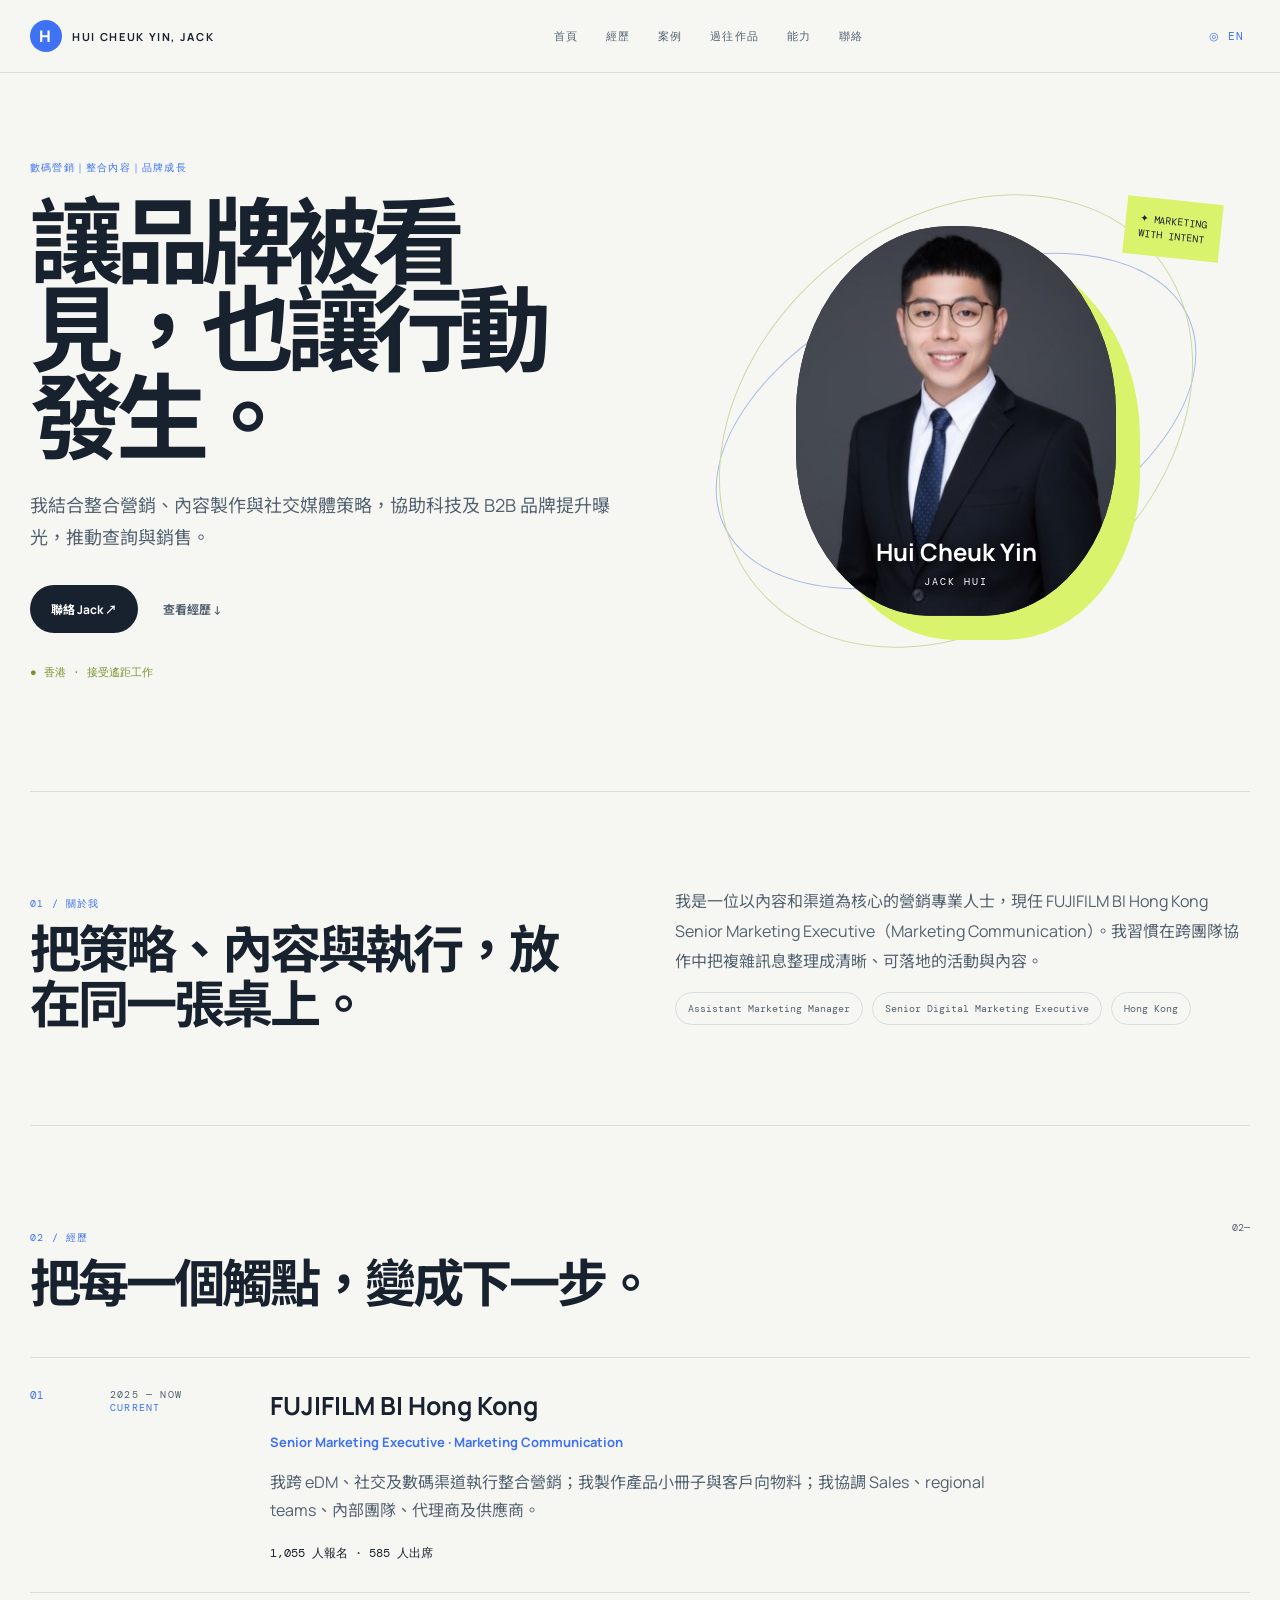
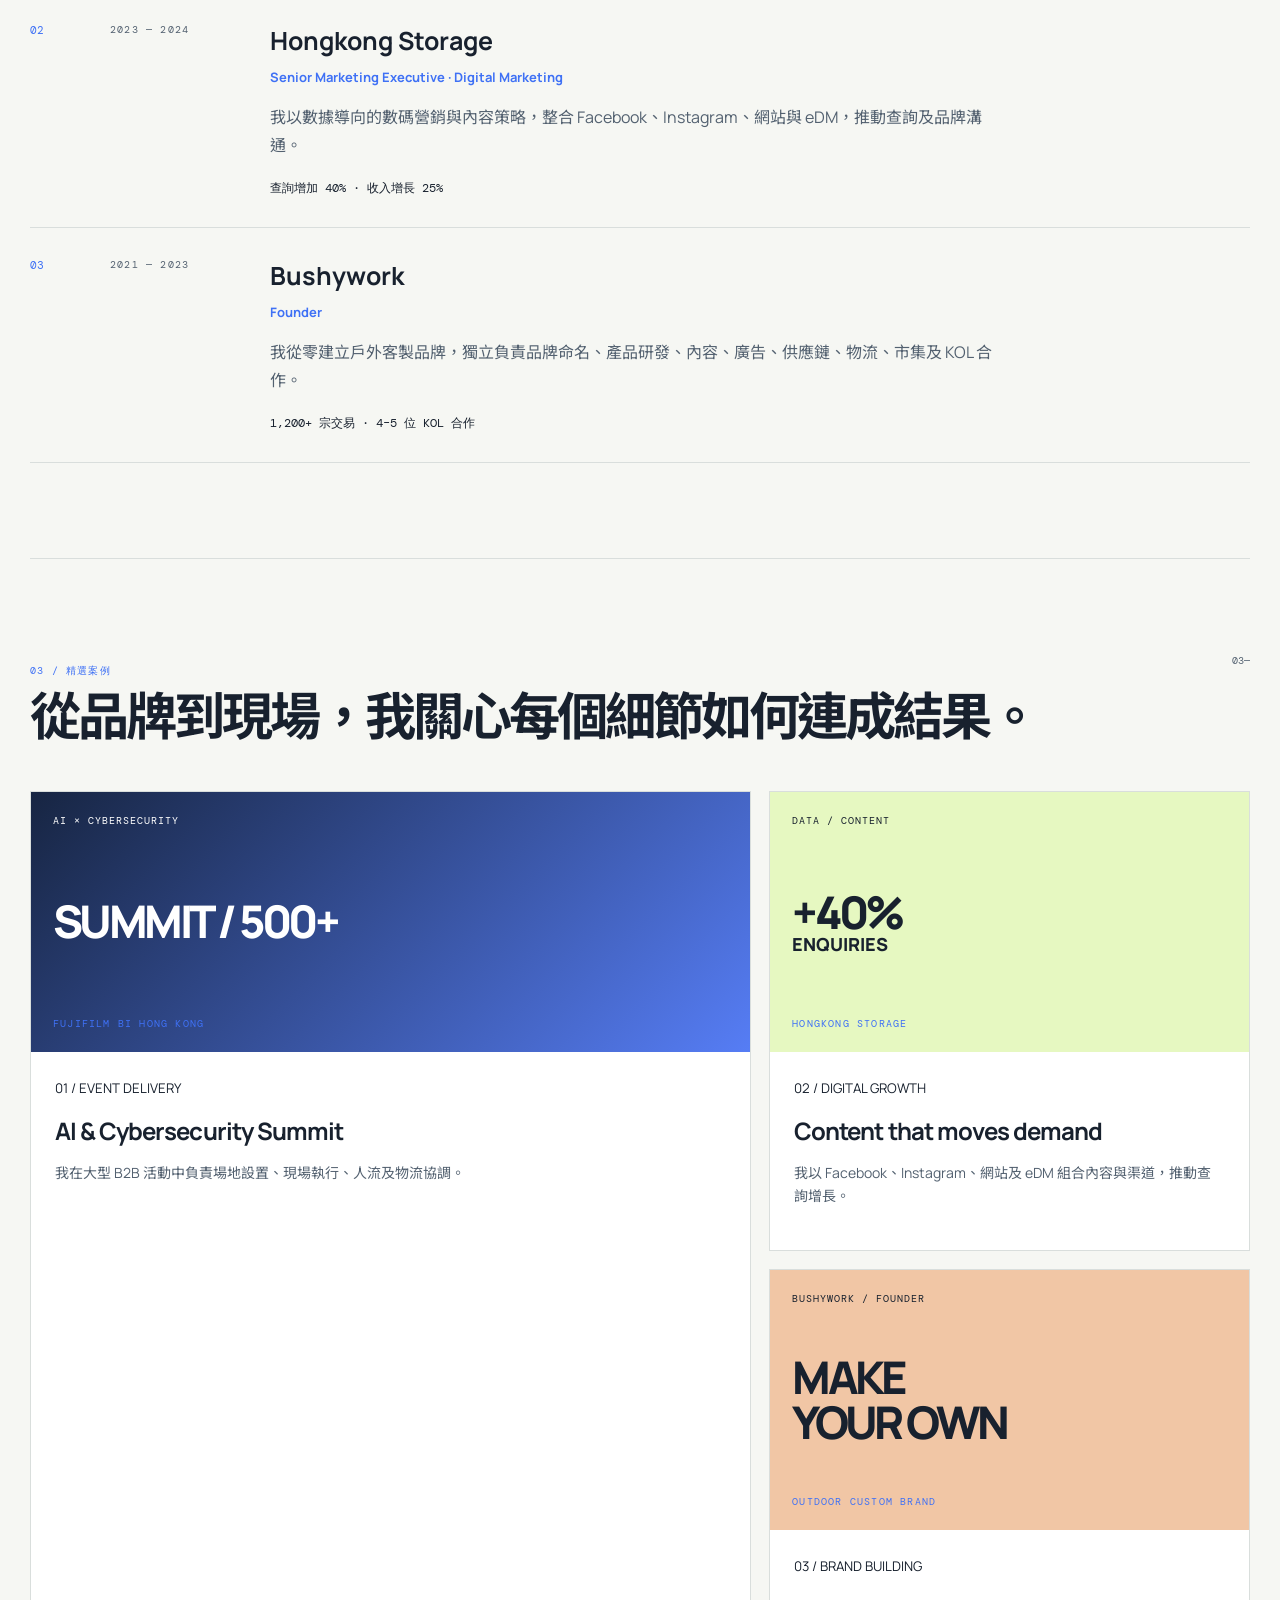
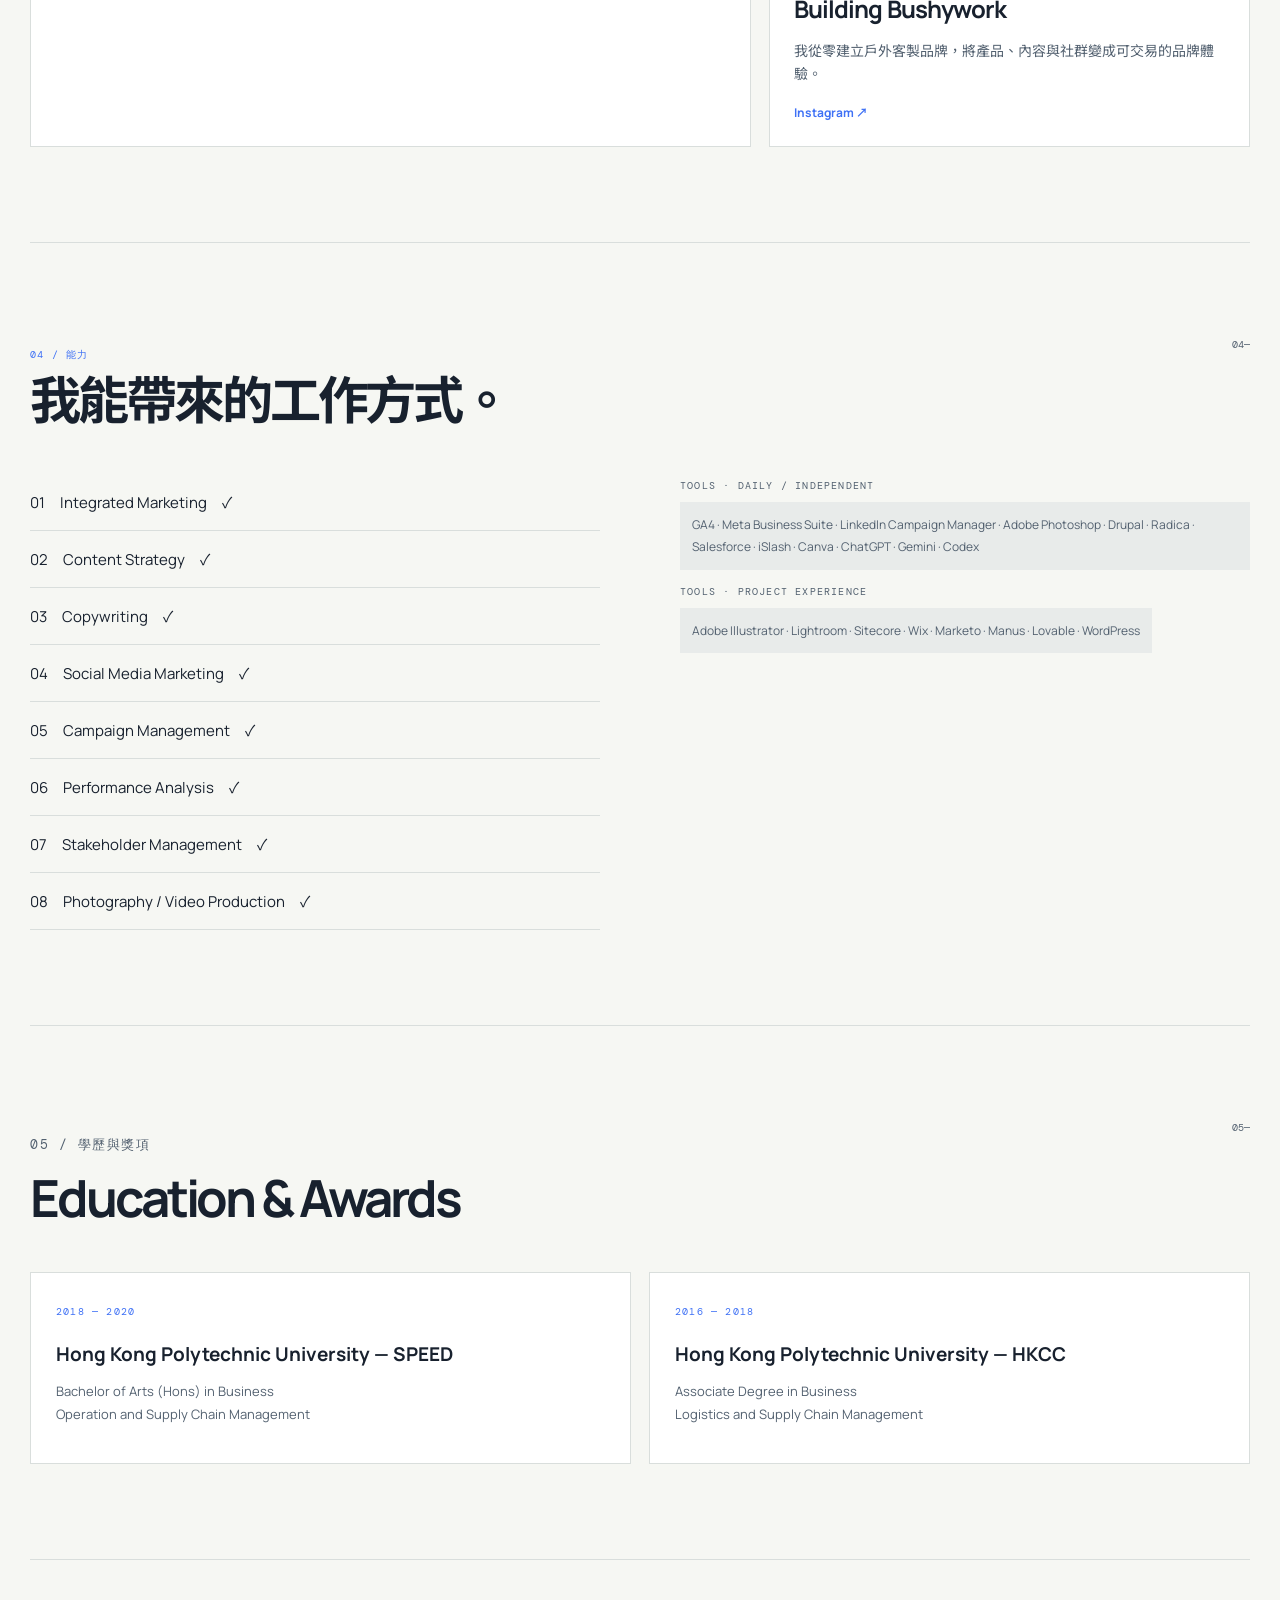
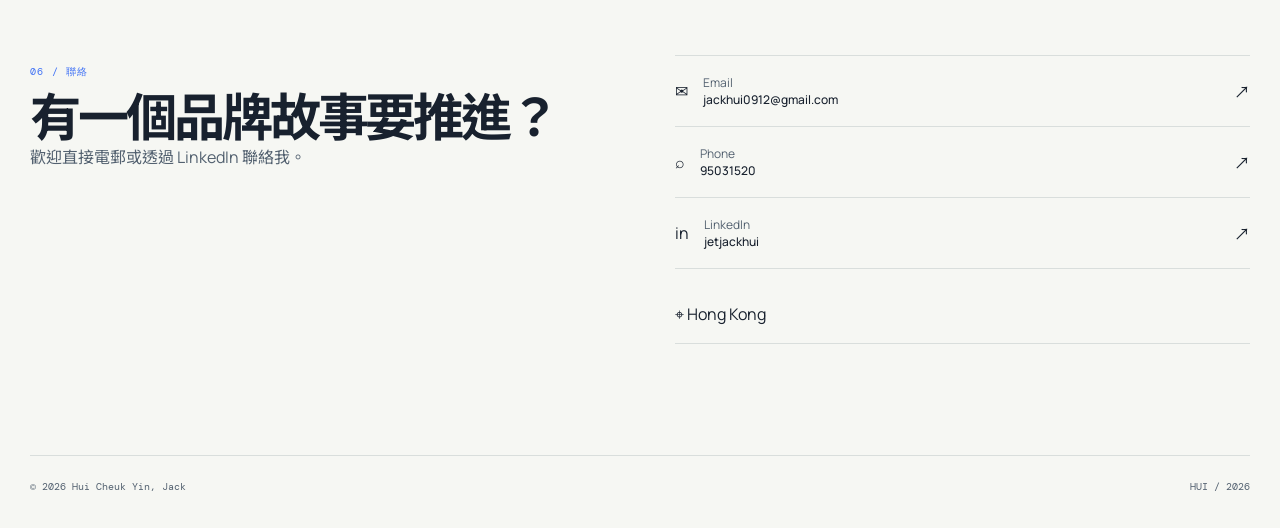
<file: index.html>
<!doctype html>
<html lang="zh-Hant">
<head>
  <meta charset="utf-8">
  <meta name="viewport" content="width=device-width, initial-scale=1">
  <meta name="description" content="Hui Cheuk Yin, Jack — Assistant Marketing Manager and digital marketing professional in Hong Kong.">
  <meta property="og:title" content="Hui Cheuk Yin, Jack — Marketing Portfolio">
  <meta property="og:description" content="Integrated marketing, content and social media strategy for technology and B2B brands.">
  <meta property="og:type" content="website">
  <title>Hui Cheuk Yin, Jack — Marketing Portfolio</title>
  <link rel="preconnect" href="https://fonts.googleapis.com">
  <link rel="preconnect" href="https://fonts.gstatic.com" crossorigin>
  <link href="https://fonts.googleapis.com/css2?family=DM+Mono:wght@400;500&family=Manrope:wght@400;500;600;700;800&family=Noto+Sans+TC:wght@400;500;700;900&display=swap" rel="stylesheet">
  <link rel="stylesheet" href="style.css">
</head>
<body>
  <header class="site-header">
    <a class="brand" href="#top" aria-label="Jack Hui home"><span>H</span><b>HUI CHEUK YIN, JACK</b></a>
    <nav id="nav" aria-label="Primary navigation">
      <a href="#top" data-zh="首頁" data-en="Home">首頁</a>
      <a href="#experience" data-zh="經歷" data-en="Experience">經歷</a>
      <a href="#work" data-zh="案例" data-en="Work">案例</a>
      <a href="work.html" data-zh="過往作品" data-en="Previous Work">過往作品</a>
      <a href="#skills" data-zh="能力" data-en="Skills">能力</a>
      <a href="#contact" data-zh="聯絡" data-en="Contact">聯絡</a>
    </nav>
    <button id="language" class="language" type="button" aria-label="Switch language">◎ EN</button>
    <button id="menu" class="menu" type="button" aria-label="Open menu" aria-controls="nav" aria-expanded="false">☰</button>
  </header>

  <main>
    <section id="top" class="hero shell">
      <div class="hero-copy reveal"><p class="eyebrow" data-zh="數碼營銷｜整合內容｜品牌成長" data-en="DIGITAL MARKETING · INTEGRATED CONTENT · BRAND GROWTH">數碼營銷｜整合內容｜品牌成長</p><h1 data-zh="讓品牌被看見，也讓行動發生。" data-en="Make brands visible.\nMake action happen.">讓品牌被看見，<br>也讓行動發生。</h1><p class="lead" data-zh="我結合整合營銷、內容製作與社交媒體策略，協助科技及 B2B 品牌提升曝光，推動查詢與銷售。" data-en="I combine integrated marketing, content production and social media strategy to help technology and B2B brands increase visibility, enquiries and sales.">我結合整合營銷、內容製作與社交媒體策略，協助科技及 B2B 品牌提升曝光，推動查詢與銷售。</p><div class="actions"><a class="button" href="#contact" data-zh="聯絡 Jack ↗" data-en="Contact Jack ↗">聯絡 Jack ↗</a><a class="text-link" href="#experience" data-zh="查看經歷 ↓" data-en="View experience ↓">查看經歷 ↓</a></div><p class="availability">● <span data-zh="香港 · 接受遙距工作" data-en="Hong Kong · Open to remote opportunities">香港 · 接受遙距工作</span></p></div>
      <div class="hero-art reveal delay"><div class="orbit one"></div><div class="orbit two"></div><div class="portrait"><img src="assets/jack-hui.jpg" alt="Hui Cheuk Yin, Jack"><strong>Hui Cheuk Yin</strong><small>JACK HUI</small></div><div class="stamp">✦ MARKETING<br>WITH INTENT</div></div>
    </section>

    <section class="about shell split"><div><p class="eyebrow">01 / <span data-zh="關於我" data-en="ABOUT">關於我</span></p><h2 data-zh="把策略、內容與執行，放在同一張桌上。" data-en="Strategy, content and execution — at the same table.">把策略、內容與執行，放在同一張桌上。</h2></div><div><p class="body" data-zh="我是一位以內容和渠道為核心的營銷專業人士，現任 FUJIFILM BI Hong Kong Senior Marketing Executive（Marketing Communication）。我習慣在跨團隊協作中把複雜訊息整理成清晰、可落地的活動與內容。" data-en="I am a content- and channel-led marketing professional, currently a Senior Marketing Executive (Marketing Communication) at FUJIFILM BI Hong Kong. I turn complex messages into clear, actionable campaigns through cross-functional collaboration.">我是一位以內容和渠道為核心的營銷專業人士，現任 FUJIFILM BI Hong Kong Senior Marketing Executive（Marketing Communication）。我習慣在跨團隊協作中把複雜訊息整理成清晰、可落地的活動與內容。</p><div class="tags"><span>Assistant Marketing Manager</span><span>Senior Digital Marketing Executive</span><span>Hong Kong</span></div></div></section>

    <section id="experience" class="section shell"><div class="heading"><div><p class="eyebrow">02 / <span data-zh="經歷" data-en="EXPERIENCE">經歷</span></p><h2 data-zh="把每一個觸點，變成下一步。" data-en="Turn every touchpoint into a next step.">把每一個觸點，變成下一步。</h2></div><small>02—</small></div><div class="timeline">
      <article><b class="number">01</b><div class="dates">2025 — NOW<br><i>CURRENT</i></div><div><h3>FUJIFILM BI Hong Kong</h3><strong>Senior Marketing Executive · Marketing Communication</strong><p data-zh="我跨 eDM、社交及數碼渠道執行整合營銷；我製作產品小冊子與客戶向物料；我協調 Sales、regional teams、內部團隊、代理商及供應商。" data-en="I deliver integrated campaigns across eDM, social and digital; I create customer-facing materials; I coordinate Sales, regional teams, internal stakeholders, agencies and vendors.">我跨 eDM、社交及數碼渠道執行整合營銷；我製作產品小冊子與客戶向物料；我協調 Sales、regional teams、內部團隊、代理商及供應商。</p><em>1,055 人報名 · 585 人出席</em></div></article>
      <article><b class="number">02</b><div class="dates">2023 — 2024</div><div><h3>Hongkong Storage</h3><strong>Senior Marketing Executive · Digital Marketing</strong><p data-zh="我以數據導向的數碼營銷與內容策略，整合 Facebook、Instagram、網站與 eDM，推動查詢及品牌溝通。" data-en="I built a data-led digital marketing and content strategy across Facebook, Instagram, web and eDM to grow enquiries and brand communications.">我以數據導向的數碼營銷與內容策略，整合 Facebook、Instagram、網站與 eDM，推動查詢及品牌溝通。</p><em>查詢增加 40% · 收入增長 25%</em></div></article>
      <article><b class="number">03</b><div class="dates">2021 — 2023</div><div><h3>Bushywork</h3><strong>Founder</strong><p data-zh="我從零建立戶外客製品牌，獨立負責品牌命名、產品研發、內容、廣告、供應鏈、物流、市集及 KOL 合作。" data-en="I built an outdoor customisation brand from the ground up, owning naming, product development, content, advertising, supply chain, logistics, markets and KOL collaborations.">我從零建立戶外客製品牌，獨立負責品牌命名、產品研發、內容、廣告、供應鏈、物流、市集及 KOL 合作。</p><em>1,200+ 宗交易 · 4–5 位 KOL 合作</em></div></article>
    </div></section>

    <section id="work" class="section shell"><div class="heading"><div><p class="eyebrow">03 / <span data-zh="精選案例" data-en="SELECTED WORK">精選案例</span></p><h2 data-zh="從品牌到現場，我關心每個細節如何連成結果。" data-en="From brand thinking to the live floor, I care how every detail connects to an outcome.">從品牌到現場，我關心每個細節如何連成結果。</h2></div><small>03—</small></div><div class="cards"><article class="card featured"><div class="visual summit">AI × CYBERSECURITY<strong>SUMMIT / 500+</strong><small>FUJIFILM BI HONG KONG</small></div><div><small>01 / EVENT DELIVERY</small><h3>AI & Cybersecurity Summit</h3><p data-zh="我在大型 B2B 活動中負責場地設置、現場執行、人流及物流協調。" data-en="I coordinated venue setup, on-site execution, crowd control and logistics for a large B2B event.">我在大型 B2B 活動中負責場地設置、現場執行、人流及物流協調。</p></div></article><article class="card"><div class="visual growth">DATA / CONTENT<strong>+40%<small>ENQUIRIES</small></strong><small>HONGKONG STORAGE</small></div><div><small>02 / DIGITAL GROWTH</small><h3>Content that moves demand</h3><p data-zh="我以 Facebook、Instagram、網站及 eDM 組合內容與渠道，推動查詢增長。" data-en="I combined Facebook, Instagram, web and eDM into a channel mix that grew customer enquiries.">我以 Facebook、Instagram、網站及 eDM 組合內容與渠道，推動查詢增長。</p></div></article><article class="card"><div class="visual bushy">BUSHYWORK / FOUNDER<strong>MAKE<br>YOUR OWN</strong><small>OUTDOOR CUSTOM BRAND</small></div><div><small>03 / BRAND BUILDING</small><h3>Building Bushywork</h3><p data-zh="我從零建立戶外客製品牌，將產品、內容與社群變成可交易的品牌體驗。" data-en="I built an outdoor customisation brand from the ground up, turning product, content and community into a trading experience.">我從零建立戶外客製品牌，將產品、內容與社群變成可交易的品牌體驗。</p><a href="https://www.instagram.com/bushywork/" target="_blank" rel="noopener noreferrer">Instagram ↗</a></div></article></div></section>

    <section id="skills" class="section shell"><div class="heading"><div><p class="eyebrow">04 / <span data-zh="能力" data-en="CAPABILITIES">能力</span></p><h2 data-zh="我能帶來的工作方式。" data-en="How I work best.">我能帶來的工作方式。</h2></div><small>04—</small></div><div class="skills"><div class="skill-list"><p>01　Integrated Marketing　✓</p><p>02　Content Strategy　✓</p><p>03　Copywriting　✓</p><p>04　Social Media Marketing　✓</p><p>05　Campaign Management　✓</p><p>06　Performance Analysis　✓</p><p>07　Stakeholder Management　✓</p><p>08　Photography / Video Production　✓</p></div><div class="tools"><small>TOOLS · DAILY / INDEPENDENT</small><div>GA4 · Meta Business Suite · LinkedIn Campaign Manager · Adobe Photoshop · Drupal · Radica · Salesforce · iSlash · Canva · ChatGPT · Gemini · Codex</div><small>TOOLS · PROJECT EXPERIENCE</small><div>Adobe Illustrator · Lightroom · Sitecore · Wix · Marketo · Manus · Lovable · WordPress</div></div></div></section>

    <section class="section shell education"><div class="heading"><div><p class="eyebrow">05 / <span data-zh="學歷與獎項" data-en="EDUCATION & AWARDS">學歷與獎項</span></p><h2>Education & Awards</h2></div><small>05—</small></div><div class="education-grid"><article><small>2018 — 2020</small><h3>Hong Kong Polytechnic University — SPEED</h3><p>Bachelor of Arts (Hons) in Business<br>Operation and Supply Chain Management</p></article><article><small>2016 — 2018</small><h3>Hong Kong Polytechnic University — HKCC</h3><p>Associate Degree in Business<br>Logistics and Supply Chain Management</p></article></div></section>

    <section id="contact" class="contact shell"><div><p class="eyebrow">06 / <span data-zh="聯絡" data-en="CONTACT">聯絡</span></p><h2 data-zh="有一個品牌故事要推進？" data-en="Have a brand story to move forward?">有一個品牌故事要推進？</h2><p class="body" data-zh="歡迎直接電郵或透過 LinkedIn 聯絡我。" data-en="Reach out by email or connect with me on LinkedIn.">歡迎直接電郵或透過 LinkedIn 聯絡我。</p></div><div class="contact-links"><a href="mailto:jackhui0912@gmail.com">✉ <span>Email<br><b>jackhui0912@gmail.com</b></span> ↗</a><a href="tel:95031520">⌕ <span>Phone<br><b>95031520</b></span> ↗</a><a href="https://www.linkedin.com/in/jetjackhui/" target="_blank" rel="noopener noreferrer">in <span>LinkedIn<br><b>jetjackhui</b></span> ↗</a><p>⌖ Hong Kong</p></div></section>
  </main>
  <footer class="shell footer">© 2026 Hui Cheuk Yin, Jack <span>HUI / 2026</span></footer>
  <script src="script.js"></script>
</body>
</html>
</file>
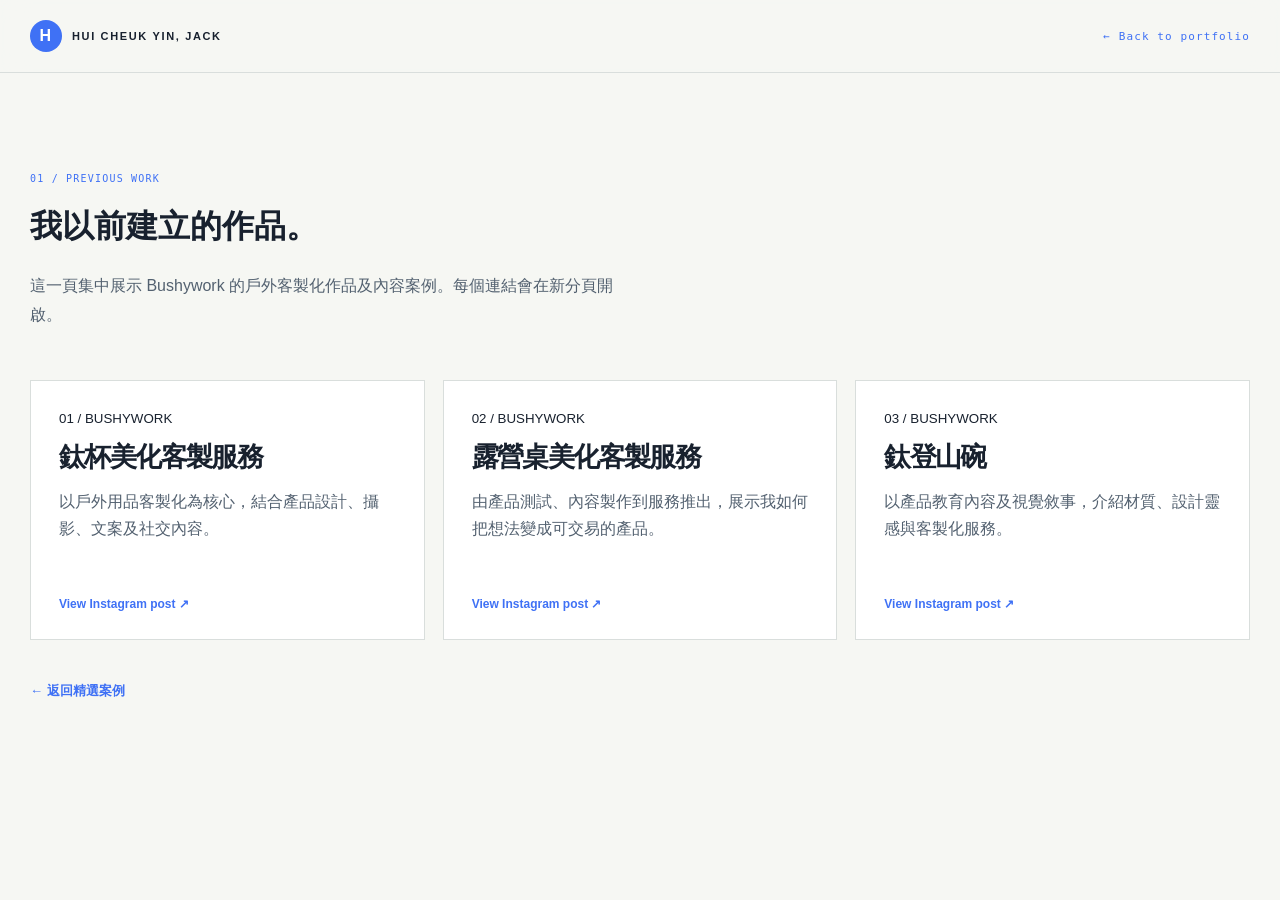
<file: work.html>
<!doctype html>
<html lang="zh-Hant">
<head>
  <meta charset="utf-8">
  <meta name="viewport" content="width=device-width, initial-scale=1">
  <meta name="description" content="Previous work by Hui Cheuk Yin, Jack — Bushywork outdoor customisation projects.">
  <title>Previous Work — Hui Cheuk Yin, Jack</title>
  <link rel="stylesheet" href="style.css">
  <style>.work-page{padding:90px 0}.work-grid{display:grid;grid-template-columns:repeat(3,1fr);gap:18px;margin-top:50px}.work-item{background:#fff;border:1px solid var(--line);padding:28px;min-height:260px;display:flex;flex-direction:column;justify-content:space-between;transition:transform .25s,box-shadow .25s}.work-item:hover{transform:translateY(-5px);box-shadow:10px 12px 0 var(--lime)}.work-item h2{font-size:27px;margin:16px 0}.work-item p{color:var(--soft);line-height:1.7}.work-item a{color:var(--blue);font-size:12px;font-weight:700}.back{display:inline-block;margin-top:42px;color:var(--blue);font-size:13px;font-weight:700}@media(max-width:800px){.work-grid{grid-template-columns:1fr}.work-page{padding:65px 0}}</style>
</head>
<body>
  <header class="site-header"><a class="brand" href="index.html"><span>H</span><b>HUI CHEUK YIN, JACK</b></a><a class="language" href="index.html">← Back to portfolio</a></header>
  <main class="shell work-page"><p class="eyebrow">01 / PREVIOUS WORK</p><h1>我以前建立的作品。</h1><p class="body">這一頁集中展示 Bushywork 的戶外客製化作品及內容案例。每個連結會在新分頁開啟。</p><div class="work-grid">
    <article class="work-item"><div><small>01 / BUSHYWORK</small><h2>鈦杯美化客製服務</h2><p>以戶外用品客製化為核心，結合產品設計、攝影、文案及社交內容。</p></div><a href="https://www.instagram.com/p/CWDWqsAPD0y/" target="_blank" rel="noopener noreferrer">View Instagram post ↗</a></article>
    <article class="work-item"><div><small>02 / BUSHYWORK</small><h2>露營桌美化客製服務</h2><p>由產品測試、內容製作到服務推出，展示我如何把想法變成可交易的產品。</p></div><a href="https://www.instagram.com/p/CkK7uw8v7KN/" target="_blank" rel="noopener noreferrer">View Instagram post ↗</a></article>
    <article class="work-item"><div><small>03 / BUSHYWORK</small><h2>鈦登山碗</h2><p>以產品教育內容及視覺敘事，介紹材質、設計靈感與客製化服務。</p></div><a href="https://www.instagram.com/p/CljUmD5vMKz/" target="_blank" rel="noopener noreferrer">View Instagram post ↗</a></article>
  </div><a class="back" href="index.html#work">← 返回精選案例</a></main>
</body>
</html>
</file>
<file: style.css>
:root{--ink:#18212e;--soft:#536170;--blue:#3f71f5;--cream:#f6f7f3;--line:#d9dedc;--lime:#d9f36c;--max:1220px}*{box-sizing:border-box}html{scroll-behavior:smooth}body{margin:0;background:var(--cream);color:var(--ink);font-family:Manrope,"Noto Sans TC",sans-serif;overflow-x:hidden}a{color:inherit;text-decoration:none}button{font:inherit;cursor:pointer}.shell{width:min(var(--max),calc(100% - 48px));margin:auto}.site-header{position:sticky;top:0;z-index:5;display:flex;align-items:center;justify-content:space-between;padding:20px max(24px,calc((100vw - var(--max))/2));background:#f6f7f3e8;backdrop-filter:blur(14px);border-bottom:1px solid var(--line)}.brand{display:flex;align-items:center;gap:10px;font-size:11px;letter-spacing:.15em}.brand span{display:grid;place-items:center;width:32px;height:32px;background:var(--blue);color:#fff;border-radius:50%;font-weight:800;font-size:16px}.brand b{font-size:11px}.site-header nav{display:flex;gap:28px}.site-header nav a,.language{border:0;background:none;font:11px "DM Mono",monospace;color:var(--soft);letter-spacing:.1em}.language{color:var(--blue)}.menu{display:none;border:0;background:none;font-size:22px}.hero{min-height:680px;display:grid;grid-template-columns:1fr 1fr;align-items:center;gap:45px;padding:78px 0 100px}.eyebrow,.dates,article>small,.visual>small,.tools small{font:10px "DM Mono",monospace;letter-spacing:.12em;color:var(--blue);text-transform:uppercase}.hero h1{font-size:clamp(56px,7.3vw,106px);line-height:.94;letter-spacing:-.08em;white-space:pre-line;margin:22px 0 30px}.lead{max-width:580px;font-size:18px;line-height:1.75;color:var(--soft)}.actions{display:flex;gap:25px;align-items:center;margin:32px 0}.button{display:inline-block;background:var(--ink);color:#fff;border-radius:30px;padding:15px 21px;font-size:12px;font-weight:700}.text-link{font-size:12px;font-weight:700;color:var(--soft)}.availability{font:11px "DM Mono",monospace;color:#77952e}.hero-art{height:470px;position:relative;display:grid;place-items:center}.portrait{width:320px;height:390px;border-radius:48% 48% 42% 42%;background:#192331;display:flex;align-items:center;justify-content:flex-end;padding-bottom:28px;flex-direction:column;box-shadow:24px 24px 0 var(--lime);position:relative;z-index:2;overflow:hidden}.portrait img{position:absolute;inset:0;width:100%;height:100%;object-fit:cover;object-position:center top}.portrait strong,.portrait small{position:relative;color:#fff;text-shadow:0 2px 10px #000;z-index:3}.portrait strong{font-size:24px}.portrait small{font:10px "DM Mono",monospace;letter-spacing:.2em;margin-top:7px}.orbit{position:absolute;border:1px solid #a4b7e9;border-radius:50%;transform:rotate(-24deg)}.orbit.one{width:510px;height:290px}.orbit.two{width:400px;height:520px;transform:rotate(50deg);border-color:#cbd8a4}.stamp{position:absolute;right:5%;top:3%;background:var(--lime);padding:14px;font:10px/1.5 "DM Mono",monospace;transform:rotate(6deg)}h2{font-size:clamp(35px,4vw,58px);line-height:1.06;letter-spacing:-.06em;margin:0}.split,.section,.contact{border-top:1px solid var(--line);padding:95px 0}.split{display:grid;grid-template-columns:1fr 1fr;gap:70px}.body{max-width:600px;color:var(--soft);font-size:16px;line-height:1.85;margin-top:0}.tags{display:flex;flex-wrap:wrap;gap:9px}.tags span{border:1px solid var(--line);padding:9px 12px;border-radius:30px;font:10px "DM Mono",monospace;color:var(--soft)}.heading{display:flex;justify-content:space-between;margin-bottom:48px}.heading>small{font:10px "DM Mono",monospace;color:var(--soft)}.timeline{border-top:1px solid var(--line)}.timeline article{display:grid;grid-template-columns:55px 135px 1fr;gap:25px;padding:30px 0;border-bottom:1px solid var(--line)}.number{color:var(--blue);font:11px "DM Mono",monospace}.dates{color:var(--soft)}.dates i{color:var(--blue);font-style:normal}.timeline h3{font-size:25px;margin:0 0 7px}.timeline strong{font-size:13px;color:var(--blue)}.timeline p{max-width:730px;color:var(--soft);line-height:1.75}.timeline em{font:12px "DM Mono",monospace;font-style:normal}.cards{display:grid;grid-template-columns:1.2fr .8fr;gap:18px}.card{background:#fff;border:1px solid var(--line);min-height:460px;transition:transform .25s,box-shadow .25s}.card:hover{transform:translateY(-5px);box-shadow:12px 14px 0 var(--lime)}.featured{grid-row:span 2}.visual{height:260px;padding:22px;display:flex;flex-direction:column;justify-content:space-between;font:10px "DM Mono",monospace;letter-spacing:.1em}.visual strong{font:800 45px/1 Manrope;letter-spacing:-.08em}.visual strong small{display:block;font-size:18px;letter-spacing:0}.summit{color:#fff;background:linear-gradient(135deg,#172542,#567df5)}.growth{background:#e6f8c1}.bushy{background:#f1c6a5}.card>div:last-child{padding:24px}.card h3{font-size:24px;letter-spacing:-.04em;margin:16px 0 9px}.card p{color:var(--soft);line-height:1.7;font-size:14px}.card a{color:var(--blue);font-size:12px;font-weight:700}.skills{display:grid;grid-template-columns:1fr 1fr;gap:80px}.skill-list p{border-bottom:1px solid var(--line);padding:17px 0;margin:0;font-size:15px}.tools{display:flex;flex-wrap:wrap;gap:10px;align-content:flex-start}.tools small{width:100%;color:var(--soft);margin-top:5px}.tools div{font-size:12px;line-height:1.8;color:var(--soft);background:#e8ebea;padding:12px}.education-grid{display:grid;grid-template-columns:1fr 1fr;gap:18px}.education article{background:#fff;border:1px solid var(--line);padding:25px}.education h3{font-size:19px;line-height:1.35;margin:22px 0 10px}.education p{color:var(--soft);line-height:1.7;font-size:13px}.contact{display:grid;grid-template-columns:1fr 1fr;gap:70px}.contact-links{border-top:1px solid var(--line)}.contact-links a,.contact-links p{display:flex;align-items:center;gap:15px;border-bottom:1px solid var(--line);padding:18px 0}.contact-links a span{flex:1;font-size:12px;color:var(--soft)}.contact-links b{color:var(--ink);font-weight:500}.footer{display:flex;justify-content:space-between;border-top:1px solid var(--line);padding:24px 0 35px;font:10px "DM Mono",monospace;color:var(--soft)}:focus-visible{outline:3px solid var(--blue);outline-offset:4px}.reveal{animation:rise .8s both}.delay{animation-delay:.15s}@keyframes rise{from{opacity:0;transform:translateY(18px)}to{opacity:1;transform:none}}@media(max-width:800px){.site-header{padding:17px 20px}.brand b{display:none}.menu{display:block}.site-header nav{display:none;position:absolute;top:65px;left:0;right:0;background:var(--cream);padding:20px;flex-direction:column;border-bottom:1px solid var(--line)}.site-header nav.open{display:flex}.hero{grid-template-columns:1fr;padding-top:60px}.hero-art{order:-1;height:340px}.portrait{width:230px;height:285px}.orbit.one{width:370px;height:210px}.orbit.two{width:300px;height:390px}.split,.contact,.skills{grid-template-columns:1fr;gap:35px}.section,.split,.contact{padding:70px 0}.timeline article{grid-template-columns:35px 1fr;gap:15px}.timeline .dates{grid-column:2}.timeline article>div:last-child{grid-column:2}.cards{grid-template-columns:1fr}.featured{grid-row:auto}.education-grid{grid-template-columns:1fr}.shell{width:calc(100% - 40px)}}@media(prefers-reduced-motion:reduce){html{scroll-behavior:auto}.reveal,.card{animation:none;transition:none}}
</file>
